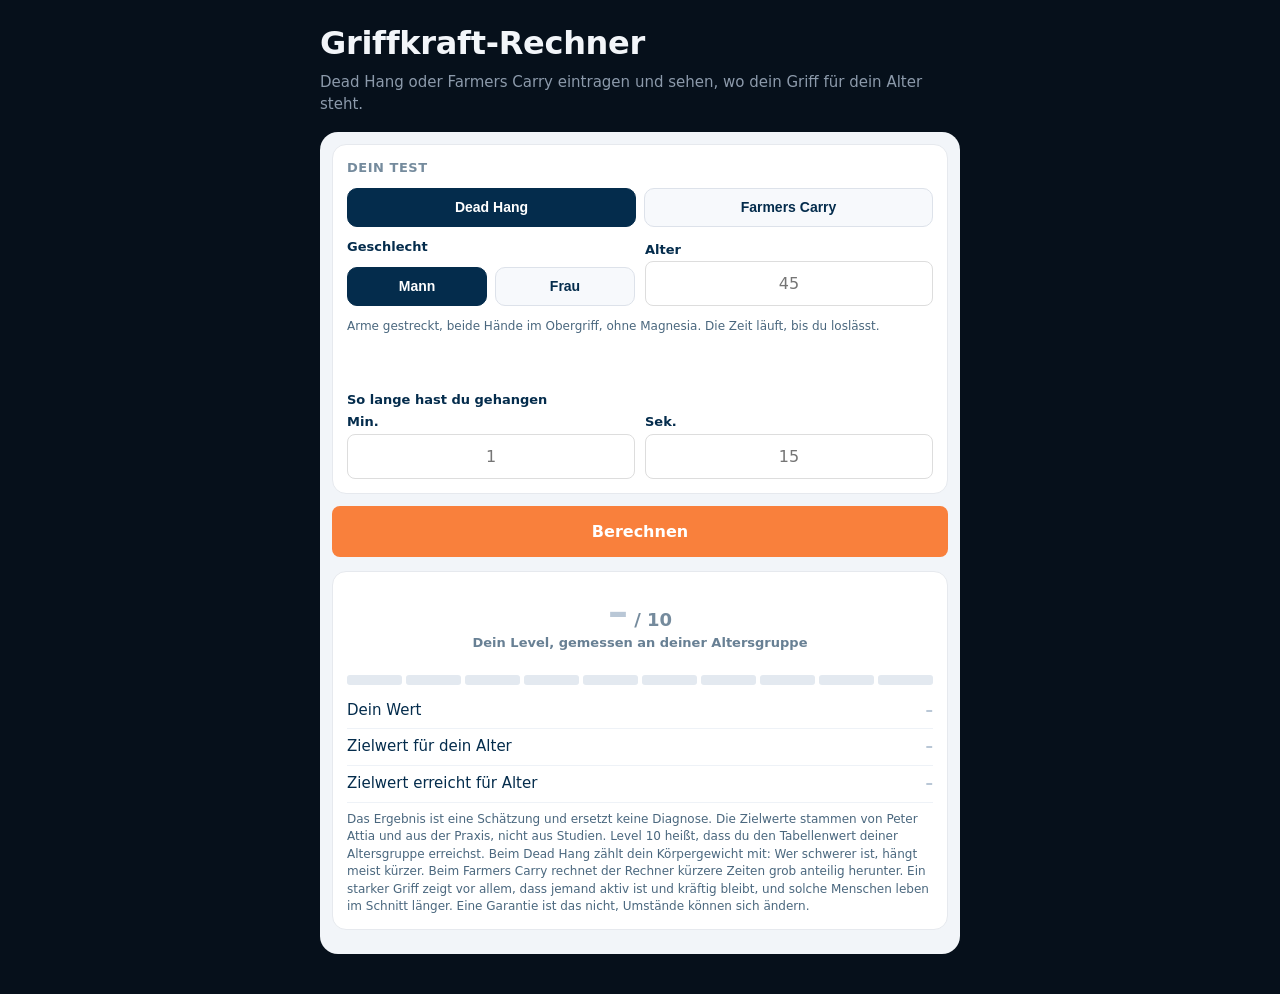
<file: griffkraft/index.html>
<!doctype html>
<html lang="de">
<head>
<meta charset="utf-8">
<meta name="viewport" content="width=device-width, initial-scale=1">
<title>Griffkraft-Rechner: Dead Hang und Farmers Carry | TrainLogic</title>
<meta name="description" content="Griffkraft selbst testen: Dead-Hang-Zeit oder Farmers Carry eintragen und sehen, welches Level du für dein Alter erreichst.">
<!-- Eingebettet im Blogartikel "Was die Griffkraft mit Altern zu tun hat".
     Solange der Artikel nicht live ist, steht keine canonical-Adresse hier;
     noindex, damit die nackte Rechnerseite nicht statt des Artikels rankt. -->
<meta name="robots" content="noindex">
<link rel="stylesheet" href="../css/nutrition.css?v=edfd0b34">
<link rel="stylesheet" href="../gemeinsam.css?v=3c61e44a">
<script>
  if (/[?&]eingebettet\b/.test(location.search)) document.documentElement.classList.add("eingebettet");
</script>
<style>
  /* Zwei Knoepfe/Felder je Zeile; nutrition.css gibt jedem Knopf
     min-width:90px, im Raster zaehlt aber die Spalte (vgl. Lauf-Rechner). */
  .gr-wahl{display:grid;grid-template-columns:repeat(2,minmax(0,1fr))}
  .gr-wahl button{min-width:0;padding-left:4px;padding-right:4px}
  .gr-zwei{display:grid;grid-template-columns:repeat(2,minmax(0,1fr));gap:10px;align-items:end}
  .gr-zwei input{text-align:center}
  .gr-ausfuehrung{margin:0;min-height:62px}
  .gr-von{font-size:.45em;font-weight:700;color:rgba(4,44,76,.55)}
  .gr-balken{display:grid;grid-template-columns:repeat(10,1fr);gap:4px;margin:12px 0 8px}
  .gr-balken i{display:block;height:10px;border-radius:3px;background:#e3e9f0}
  .gr-balken i.an{background:#f9803c}
  .gr-zeile{display:flex;justify-content:space-between;align-items:baseline;gap:10px;padding:7px 0;border-bottom:1px solid #eef2f7;font-size:15px}
  .gr-zeile span{min-width:0}
  .gr-zeile b{white-space:nowrap;font-variant-numeric:tabular-nums}
</style>
</head>
<body>
<main class="seite">
  <h1>Griffkraft-Rechner</h1>
  <p class="unter">Dead Hang oder Farmers Carry eintragen und sehen, wo dein Griff für dein Alter steht.</p>

  <div id="rechner" class="flaeche"></div>
</main>
<script src="griffkraft.js?v=7fd147e7"></script>
</body>
</html>
</file>
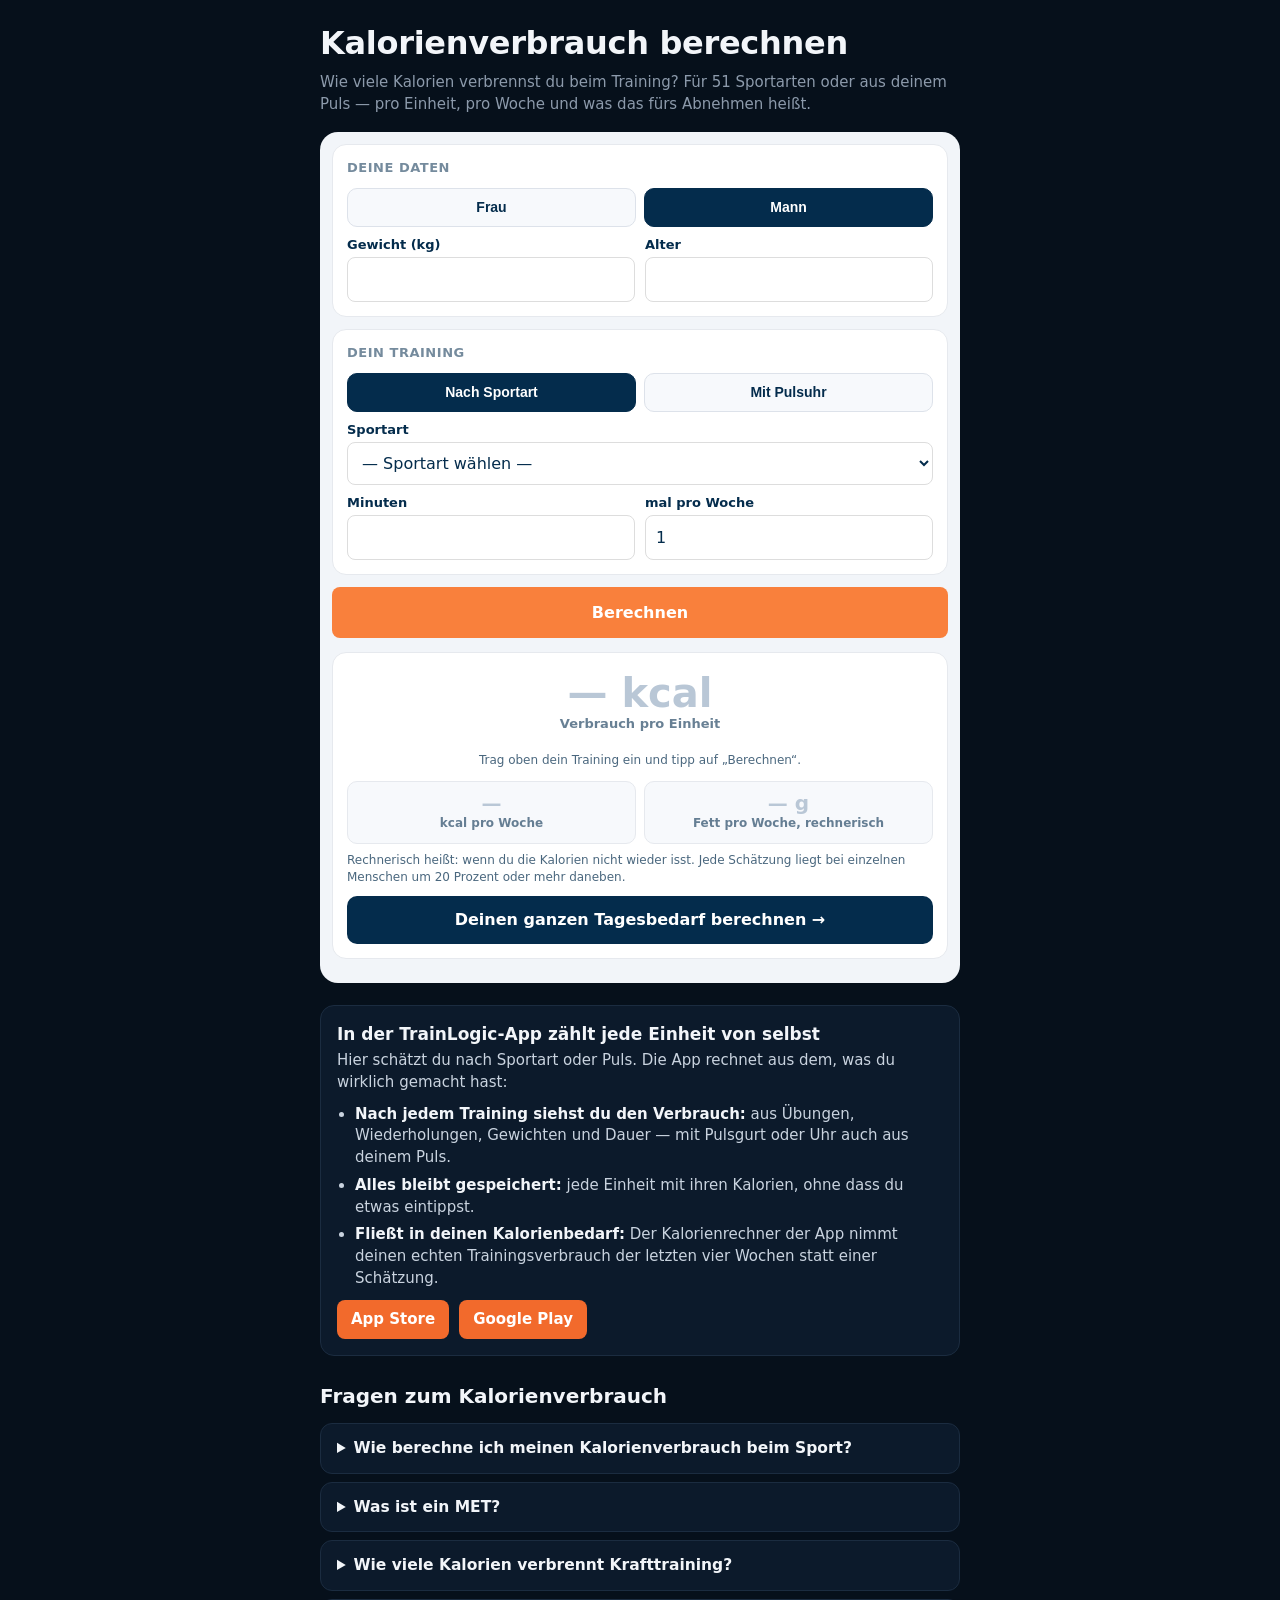
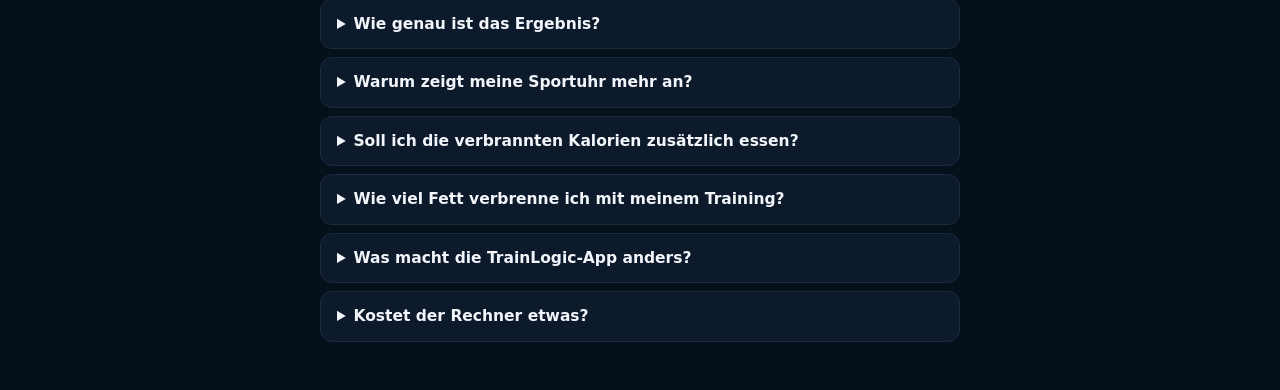
<file: kalorienverbrauch/index.html>
<!doctype html>
<html lang="de">
<head>
<meta charset="utf-8">
<meta name="viewport" content="width=device-width, initial-scale=1">
<title>Kalorienverbrauch berechnen – beim Sport und Training | TrainLogic</title>
<meta name="description" content="Kalorienverbrauch beim Sport kostenlos berechnen: für 51 Sportarten oder mit deinem Puls – pro Einheit, pro Woche und was das fürs Abnehmen bedeutet.">
<!-- Eingebettet auf fitnessdoneright.de unter Tools; das ist das Original fuer Suchmaschinen. -->
<link rel="canonical" href="https://www.fitnessdoneright.de/kalorienverbrauch-rechner">
<link rel="stylesheet" href="../css/nutrition.css?v=edfd0b34">
<link rel="stylesheet" href="../gemeinsam.css?v=3c61e44a">
<script>
  if (/[?&]eingebettet\b/.test(location.search)) document.documentElement.classList.add("eingebettet");
</script>
</head>
<body>
<main class="seite">
  <h1>Kalorienverbrauch berechnen</h1>
  <p class="unter">Wie viele Kalorien verbrennst du beim Training? Für 51 Sportarten oder aus deinem Puls — pro Einheit, pro Woche und was das fürs Abnehmen heißt.</p>

  <div id="rechner" class="flaeche"></div>

  <div class="app">
    <b>In der TrainLogic-App zählt jede Einheit von selbst</b>
    Hier schätzt du nach Sportart oder Puls. Die App rechnet aus dem, was du wirklich gemacht hast:
    <ul>
      <li><span>Nach jedem Training siehst du den Verbrauch:</span> aus Übungen, Wiederholungen, Gewichten und Dauer — mit Pulsgurt oder Uhr auch aus deinem Puls.</li>
      <li><span>Alles bleibt gespeichert:</span> jede Einheit mit ihren Kalorien, ohne dass du etwas eintippst.</li>
      <li><span>Fließt in deinen Kalorienbedarf:</span> Der Kalorienrechner der App nimmt deinen echten Trainingsverbrauch der letzten vier Wochen statt einer Schätzung.</li>
    </ul>
    <div class="links">
      <a href="https://apps.apple.com/app/id6801099302" target="_blank" rel="noopener">App Store</a>
      <a href="https://play.google.com/store/apps/details?id=com.benja.trainlogic" target="_blank" rel="noopener">Google Play</a>
    </div>
  </div>

  <section class="faq">
    <h2>Fragen zum Kalorienverbrauch</h2>
    <details><summary>Wie berechne ich meinen Kalorienverbrauch beim Sport?</summary><p>Wähl deine Sportart, trag Gewicht und Dauer ein und tipp auf „Berechnen“. Der Rechner multipliziert den MET-Wert der Sportart mit deinem Gewicht und der Dauer in Stunden. Mit einer Pulsuhr kannst du stattdessen deinen Durchschnittspuls eingeben.</p></details>
    <details><summary>Was ist ein MET?</summary><p>MET steht für metabolisches Äquivalent: 1 MET ist der Verbrauch in Ruhe, rund eine Kilokalorie je Kilogramm Körpergewicht und Stunde. Laufen mit 10 km/h hat 9,8 MET, verbraucht also knapp das Zehnfache. Die Werte stammen aus dem Compendium of Physical Activities, der Standardsammlung der Sportwissenschaft.</p></details>
    <details><summary>Wie viele Kalorien verbrennt Krafttraining?</summary><p>Weniger, als viele denken: Eine Stunde zügiges Krafttraining mit 5 MET kostet bei 80 kg rund 400 kcal, davon wären etwa 80 kcal auch in Ruhe angefallen. Ein intensives Zirkeltraining oder Metcon mit 8 MET bringt es in 20 Minuten auf gut 210 kcal. Krafttraining zahlt sich beim Abnehmen vor allem aus, weil es die Muskeln erhält.</p></details>
    <details><summary>Wie genau ist das Ergebnis?</summary><p>Jede Schätzung liegt bei einzelnen Menschen um 20 Prozent oder mehr daneben – je nach Technik, Tempo und Trainingszustand. Der Weg über den Puls ist bei Ausdauersport meist näher dran, bei Krafttraining eher nicht, weil der Puls dort weniger über den Verbrauch aussagt.</p></details>
    <details><summary>Warum zeigt meine Sportuhr mehr an?</summary><p>Sportuhren liegen beim Kalorienverbrauch oft deutlich daneben, in Untersuchungen um 20 Prozent und mehr, meist nach oben. Außerdem zählen viele Uhren den Grundumsatz der Trainingszeit mit. Der Rechner zeigt dir deshalb getrennt, was der Sport zusätzlich zur Ruhe verbraucht.</p></details>
    <details><summary>Soll ich die verbrannten Kalorien zusätzlich essen?</summary><p>Wer abnehmen will, sollte sie nicht einfach obendrauf essen. Besser ist, dein Training einmal im Kalorienrechner einzutragen: Dann steckt es schon in deinem Tagesbedarf, und nichts zählt doppelt.</p></details>
    <details><summary>Wie viel Fett verbrenne ich mit meinem Training?</summary><p>Rechnerisch entspricht ein Kilogramm Körperfett etwa 7.700 kcal. Der Rechner teilt deinen zusätzlichen Verbrauch pro Woche durch diese Zahl. Das gilt allerdings nur, wenn du die Kalorien nicht wieder isst – abgenommen wird am Esstisch, das Training sorgt dafür, dass es Fett ist und keine Muskeln.</p></details>
    <details><summary>Was macht die TrainLogic-App anders?</summary><p>Die App rechnet nach jeder Einheit aus, was du wirklich gemacht hast: aus Übungen, Wiederholungen, Gewichten und Dauer, mit Pulsgurt oder Uhr auch aus deinem Puls. Die Werte bleiben gespeichert und fließen in deinen Kalorienbedarf ein. Die App lädst du kostenlos für iPhone und Android.</p></details>
    <details><summary>Kostet der Rechner etwas?</summary><p>Nein. Er ist kostenlos und braucht keine Anmeldung. Deine Eingaben bleiben in deinem Browser, wir speichern nichts auf einem Server.</p></details>
  </section>
</main>
<script src="../js/nutrition-calc.js?v=d1ac0a3b"></script>
<script>window.NutritionToolWeb = true;</script>
<script src="../js/aktivitaet-katalog.js?v=8159ab10"></script>
<script src="../js/nutrition-tool.js?v=6a3d0499"></script>
<script src="../js/calorie-estimator.js?v=8962fb24"></script>
<script src="kalorienverbrauch.js?v=e0368eb4"></script>
</body>
</html>
</file>
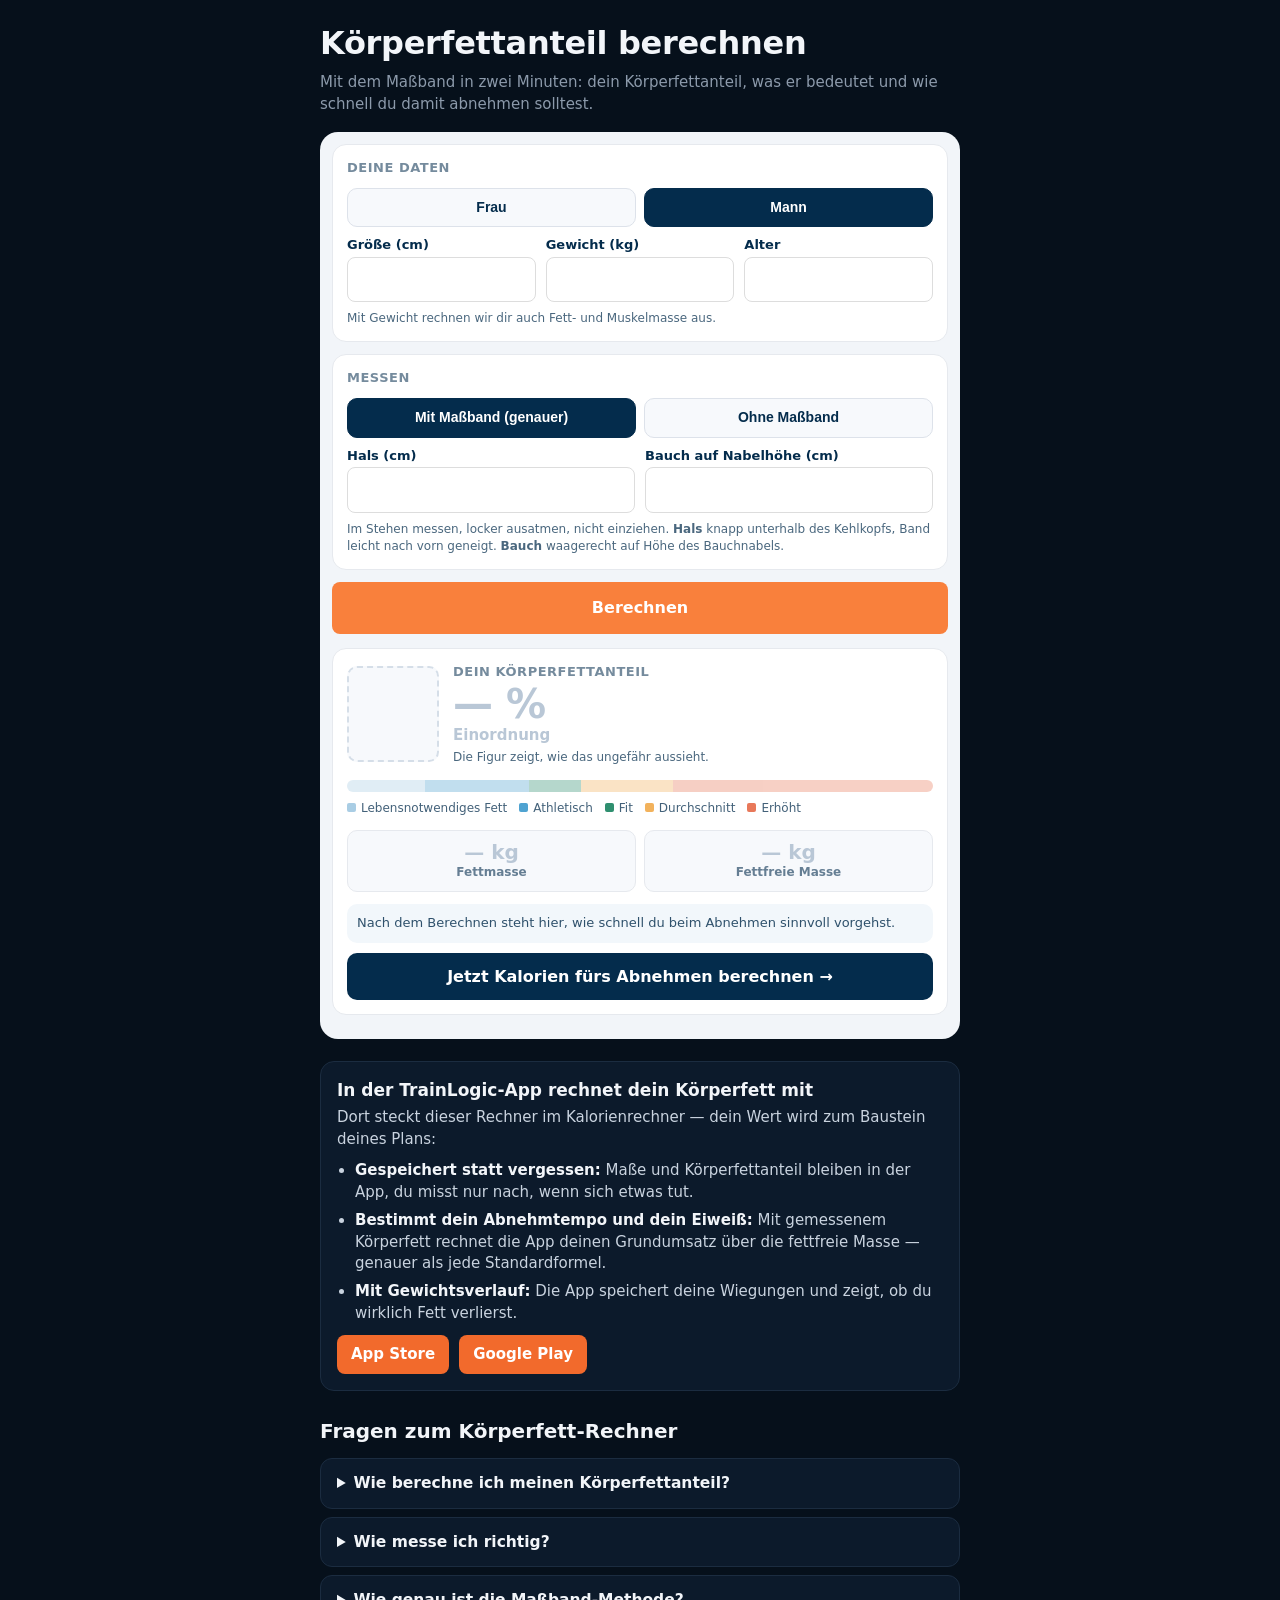
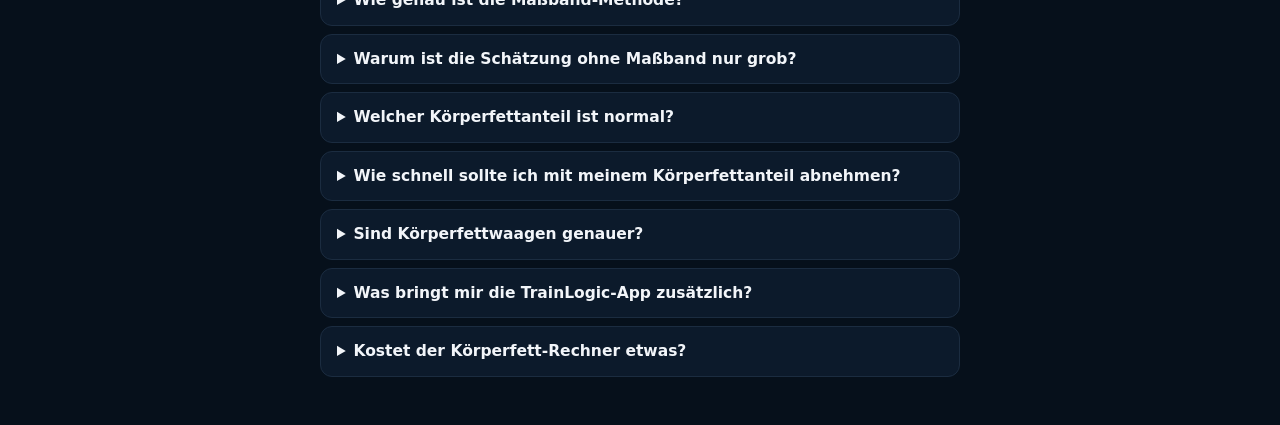
<file: koerperfett/index.html>
<!doctype html>
<html lang="de">
<head>
<meta charset="utf-8">
<meta name="viewport" content="width=device-width, initial-scale=1">
<title>Körperfettanteil berechnen – Körperfett-Rechner mit Maßband | TrainLogic</title>
<meta name="description" content="Körperfettanteil kostenlos berechnen: mit dem Maßband (Navy-Formel) oder grob aus dem BMI – mit Einordnung, Fett- und Muskelmasse und dem richtigen Tempo zum Abnehmen.">
<!-- Eingebettet auf fitnessdoneright.de unter Tools; das ist das Original fuer Suchmaschinen. -->
<link rel="canonical" href="https://www.fitnessdoneright.de/koerperfett-rechner">
<link rel="stylesheet" href="../css/nutrition.css?v=edfd0b34">
<link rel="stylesheet" href="../gemeinsam.css?v=3c61e44a">
<style>
  .kf-kopf{display:grid;grid-template-columns:92px minmax(0,1fr);gap:14px;align-items:center}
  .kf-bild{width:92px;height:auto;display:block;border-radius:10px;background:#f7f9fc}
  .kf-bild-leer{height:96px;border:2px dashed #d5dee8}
  .kf-wert{font-size:40px;font-weight:800;line-height:1.05;color:#042c4c;letter-spacing:-.5px}
  .kf-stufe{font-weight:700;font-size:15px}
  .kf-skala{position:relative;display:flex;height:12px;border-radius:6px;overflow:visible;margin-top:14px}
  .kf-skala span{height:100%}
  .kf-skala span:first-child{border-radius:6px 0 0 6px}
  .kf-skala span:last-of-type{border-radius:0 6px 6px 0}
  .kf-skala i{position:absolute;top:-5px;width:4px;height:22px;margin-left:-2px;border-radius:2px;background:#042c4c;box-shadow:0 0 0 2px #fff}
  .kf-legende{display:flex;flex-wrap:wrap;gap:4px 12px;margin-top:8px;font-size:12px;color:rgba(4,44,76,.75)}
  .kf-legende i{display:inline-block;width:9px;height:9px;border-radius:2px;margin-right:5px;vertical-align:0}
  .leer .kf-skala{opacity:.35}
</style>
<script>
  if (/[?&]eingebettet\b/.test(location.search)) document.documentElement.classList.add("eingebettet");
</script>
</head>
<body>
<main class="seite">
  <h1>Körperfettanteil berechnen</h1>
  <p class="unter">Mit dem Maßband in zwei Minuten: dein Körperfettanteil, was er bedeutet und wie schnell du damit abnehmen solltest.</p>

  <div id="rechner" class="flaeche"></div>

  <div class="app">
    <b>In der TrainLogic-App rechnet dein Körperfett mit</b>
    Dort steckt dieser Rechner im Kalorienrechner — dein Wert wird zum Baustein deines Plans:
    <ul>
      <li><span>Gespeichert statt vergessen:</span> Maße und Körperfettanteil bleiben in der App, du misst nur nach, wenn sich etwas tut.</li>
      <li><span>Bestimmt dein Abnehmtempo und dein Eiweiß:</span> Mit gemessenem Körperfett rechnet die App deinen Grundumsatz über die fettfreie Masse — genauer als jede Standardformel.</li>
      <li><span>Mit Gewichtsverlauf:</span> Die App speichert deine Wiegungen und zeigt, ob du wirklich Fett verlierst.</li>
    </ul>
    <div class="links">
      <a href="https://apps.apple.com/app/id6801099302" target="_blank" rel="noopener">App Store</a>
      <a href="https://play.google.com/store/apps/details?id=com.benja.trainlogic" target="_blank" rel="noopener">Google Play</a>
    </div>
  </div>

  <section class="faq">
    <h2>Fragen zum Körperfett-Rechner</h2>
    <details><summary>Wie berechne ich meinen Körperfettanteil?</summary><p>Am einfachsten mit einem Maßband: Größe, Hals und Bauchumfang eintragen, bei Frauen Hals, Taille und Hüfte. Der Rechner nutzt dafür die Navy-Formel, die die US-Marine für ihre Soldaten entwickelt hat. Ohne Maßband schätzt er grob aus Größe, Gewicht und Alter.</p></details>
    <details><summary>Wie messe ich richtig?</summary><p>Im Stehen, locker ausgeatmet und ohne den Bauch einzuziehen. Den Hals knapp unterhalb des Kehlkopfs messen, den Bauch waagerecht auf Nabelhöhe. Frauen messen die Taille an der schmalsten und die Hüfte an der breitesten Stelle. Am besten zweimal messen und den Mittelwert nehmen – immer zur selben Tageszeit.</p></details>
    <details><summary>Wie genau ist die Maßband-Methode?</summary><p>Für eine Methode ohne Geräte erstaunlich gut: Sie liegt meist wenige Prozentpunkte neben aufwendigen Messungen wie DEXA. Wichtiger als der genaue Wert ist der Verlauf – wer alle zwei bis vier Wochen gleich misst, sieht zuverlässig, ob Fett verschwindet.</p></details>
    <details><summary>Warum ist die Schätzung ohne Maßband nur grob?</summary><p>Sie rechnet mit dem BMI, also nur mit Größe und Gewicht. Ob das Gewicht Muskeln oder Fett sind, weiß die Formel nicht. Bei trainierten Menschen liegt sie deshalb meist zu hoch. Sie taugt als erster Anhaltspunkt, das Maßband ist die bessere Wahl.</p></details>
    <details><summary>Welcher Körperfettanteil ist normal?</summary><p>Nach den Werten des American Council on Exercise gelten bei Männern 14 bis 17 Prozent als fit und 18 bis 24 Prozent als Durchschnitt, bei Frauen 21 bis 24 Prozent als fit und 25 bis 31 Prozent als Durchschnitt. Frauen brauchen von Natur aus mehr Körperfett als Männer.</p></details>
    <details><summary>Wie schnell sollte ich mit meinem Körperfettanteil abnehmen?</summary><p>Je mehr Körperfett, desto schneller darf es gehen, ohne dass Muskeln verloren gehen. Der Rechner empfiehlt 0,3 bis 0,7 Prozent des Körpergewichts pro Woche: Männer unter 15 Prozent und Frauen unter 25 Prozent eher 0,3, bei viel Körperfett bis 0,7 Prozent.</p></details>
    <details><summary>Sind Körperfettwaagen genauer?</summary><p>Nicht unbedingt. Waagen mit Körperanalyse messen einen schwachen Strom durch den Körper, und das Ergebnis schwankt mit dem Wasserhaushalt – nach dem Training, dem Essen oder am Abend zeigt die Waage andere Werte. Für den Trend unter immer gleichen Bedingungen taugen sie, für einen einzelnen Wert ist das Maßband oft verlässlicher.</p></details>
    <details><summary>Was bringt mir die TrainLogic-App zusätzlich?</summary><p>In der App steckt dieser Rechner im Kalorienrechner. Deine Maße bleiben gespeichert, und mit gemessenem Körperfett rechnet die App deinen Grundumsatz über die fettfreie Masse, dein Abnehmtempo und deine Eiweißmenge. Dazu speichert sie deinen Gewichtsverlauf. Die App lädst du kostenlos für iPhone und Android.</p></details>
    <details><summary>Kostet der Körperfett-Rechner etwas?</summary><p>Nein. Er ist kostenlos und braucht keine Anmeldung. Deine Eingaben bleiben in deinem Browser, wir speichern nichts auf einem Server.</p></details>
  </section>
</main>
<script src="../js/nutrition-calc.js?v=d1ac0a3b"></script>
<script>window.NutritionToolWeb = true;</script>
<script src="../js/aktivitaet-katalog.js?v=8159ab10"></script>
<script src="../js/nutrition-tool.js?v=6a3d0499"></script>
<script src="koerperfett.js?v=d4be04e1"></script>
</body>
</html>
</file>
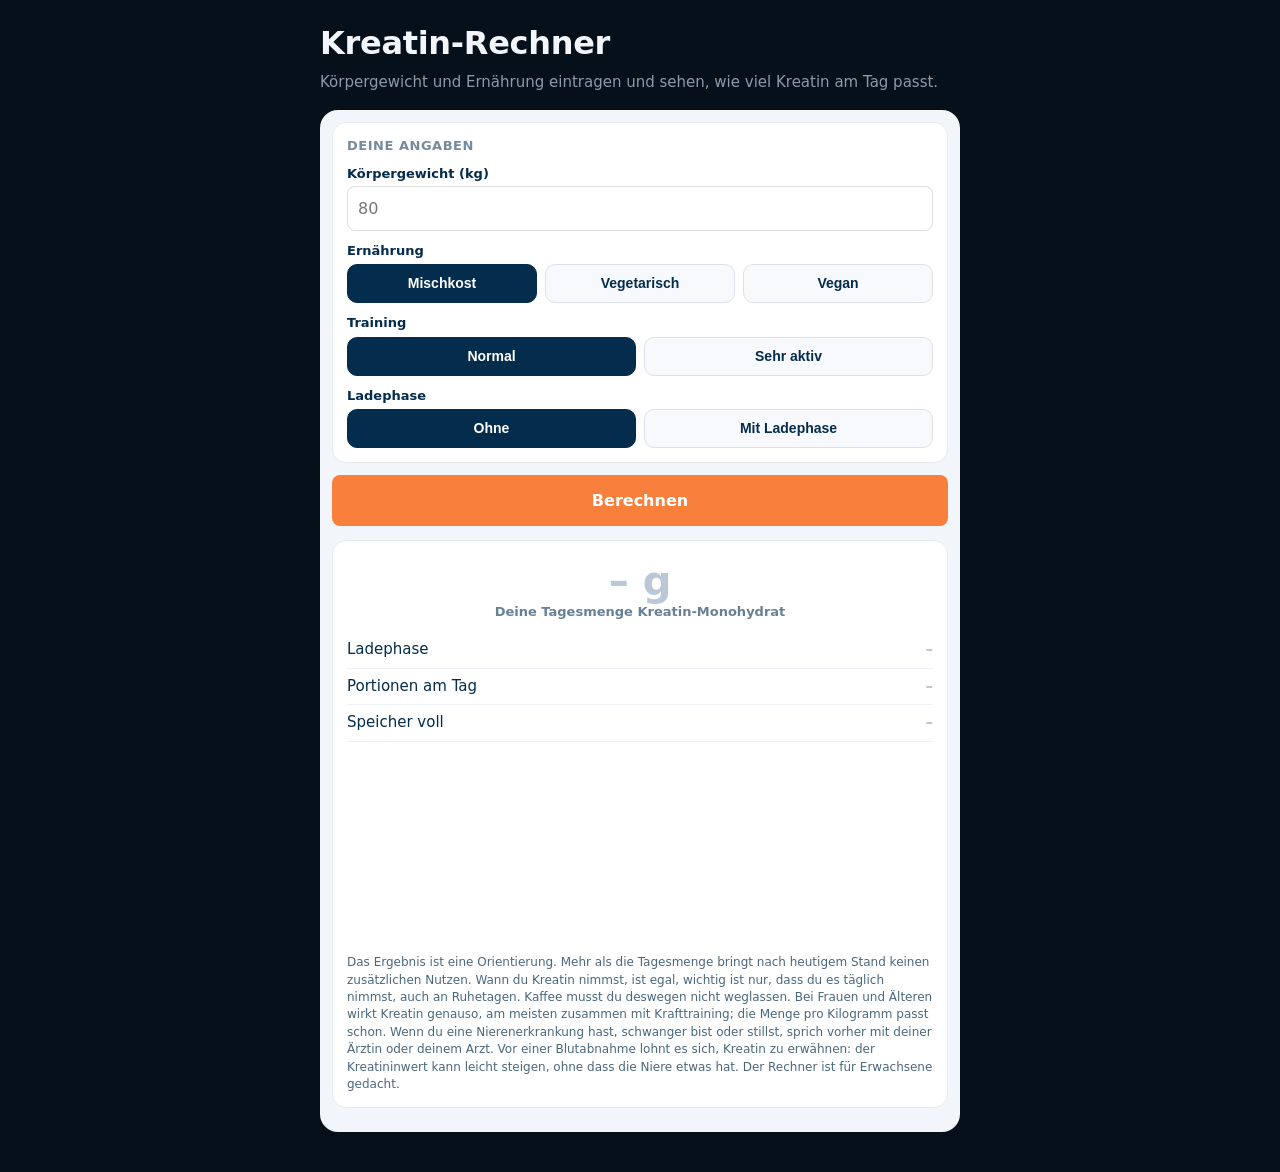
<file: kreatin/index.html>
<!doctype html>
<html lang="de">
<head>
<meta charset="utf-8">
<meta name="viewport" content="width=device-width, initial-scale=1">
<title>Kreatin-Rechner: Tagesmenge und Ladephase | TrainLogic</title>
<meta name="description" content="Kreatin-Rechner: Körpergewicht und Ernährung eintragen und sehen, wie viel Kreatin am Tag passt, mit oder ohne Ladephase.">
<!-- Eingebettet im Blogartikel "Kreatin richtig einnehmen". noindex, damit
     die nackte Rechnerseite nicht statt des Artikels rankt (wie Griffkraft). -->
<meta name="robots" content="noindex">
<link rel="stylesheet" href="../css/nutrition.css?v=edfd0b34">
<link rel="stylesheet" href="../gemeinsam.css?v=3c61e44a">
<script>
  if (/[?&]eingebettet\b/.test(location.search)) document.documentElement.classList.add("eingebettet");
</script>
<style>
  /* nutrition.css gibt jedem Knopf min-width:90px, im Raster zaehlt aber
     die Spalte (vgl. Lauf- und Griffkraft-Rechner). */
  .kr-wahl{display:grid}
  .kr-2{grid-template-columns:repeat(2,minmax(0,1fr))}
  .kr-3{grid-template-columns:repeat(3,minmax(0,1fr))}
  .kr-wahl button{min-width:0;padding-left:4px;padding-right:4px;hyphens:manual;-webkit-hyphens:manual;line-height:1.2}
  .kr-zeile{display:flex;justify-content:space-between;align-items:baseline;gap:10px;padding:7px 0;border-bottom:1px solid #eef2f7;font-size:15px}
  .kr-zeile span{min-width:0}
  .kr-zeile b{white-space:nowrap;font-variant-numeric:tabular-nums}
  .kr-text{margin:10px 0 0;font-size:15px;min-height:1.45em}
  .kr-platz{visibility:hidden}
</style>
</head>
<body>
<main class="seite">
  <h1>Kreatin-Rechner</h1>
  <p class="unter">Körpergewicht und Ernährung eintragen und sehen, wie viel Kreatin am Tag passt.</p>

  <div id="rechner" class="flaeche"></div>
</main>
<script src="kreatin.js?v=900c19ac"></script>
</body>
</html>
</file>
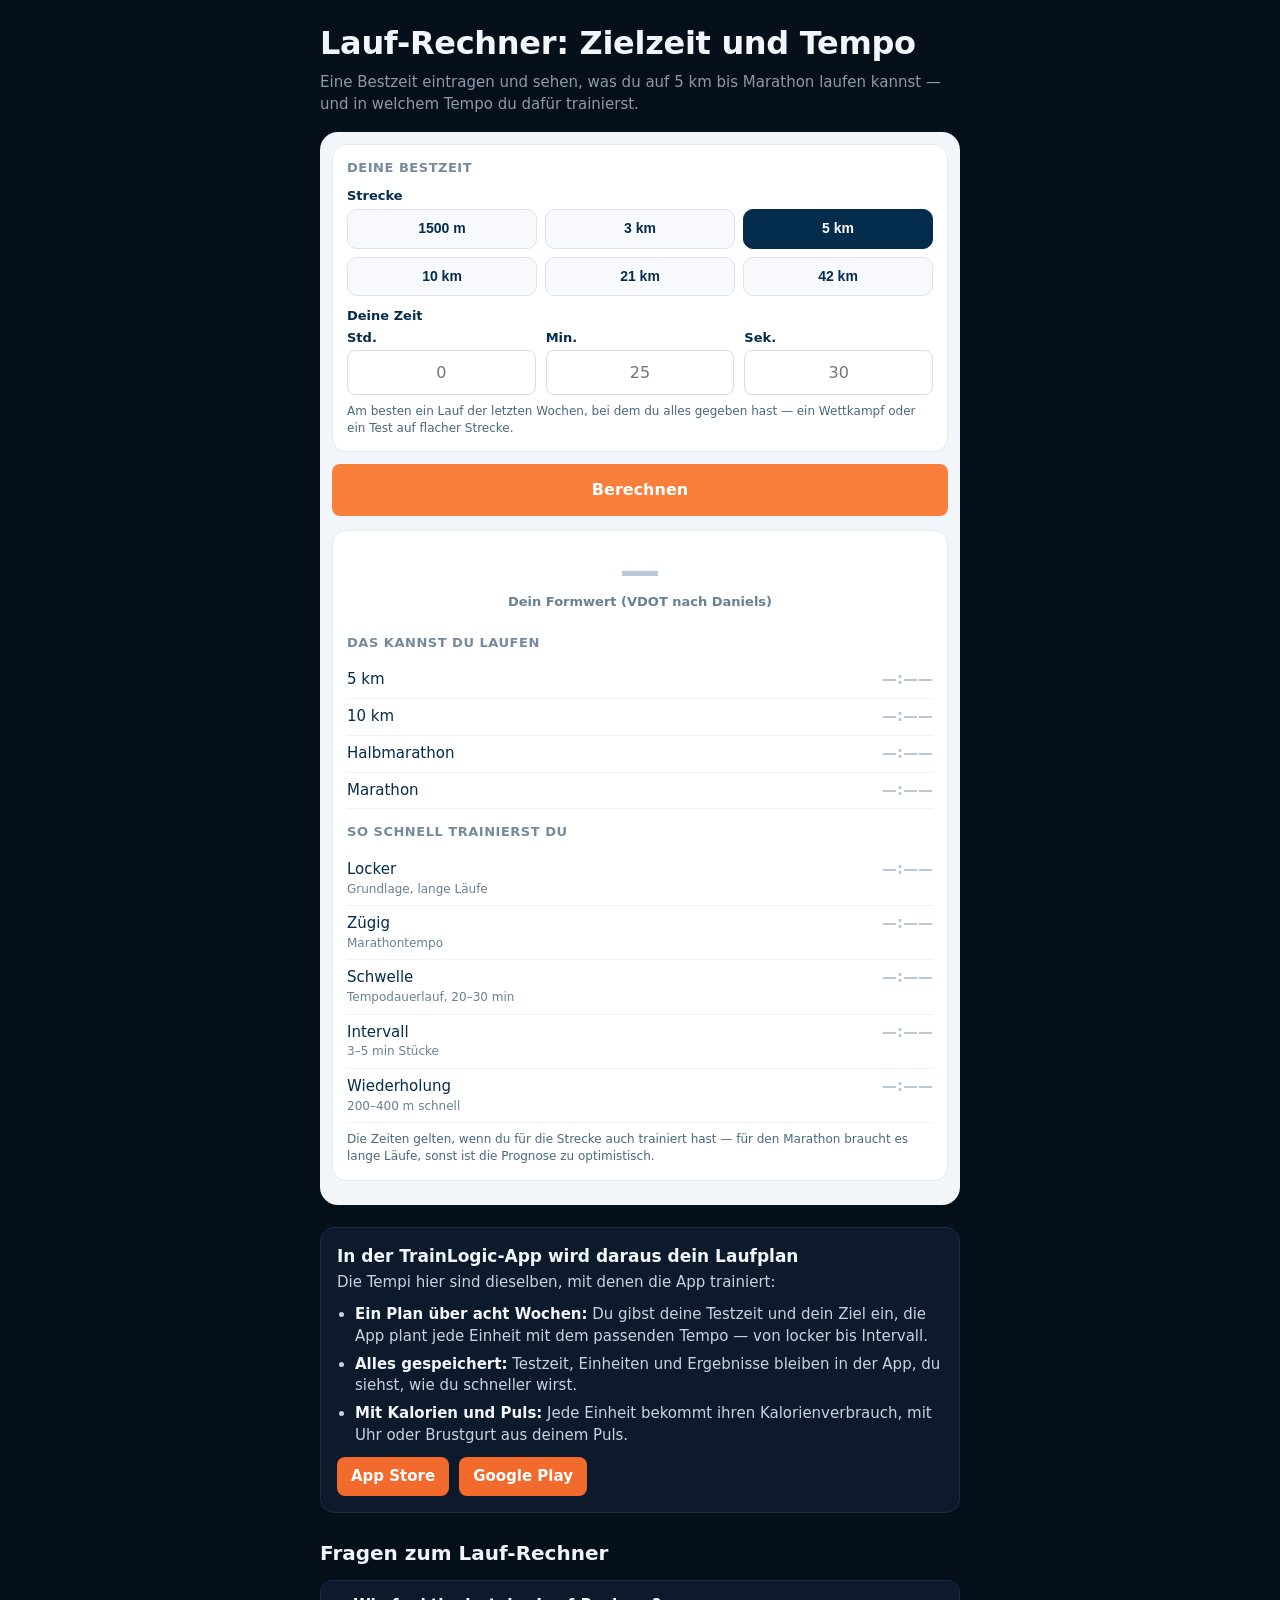
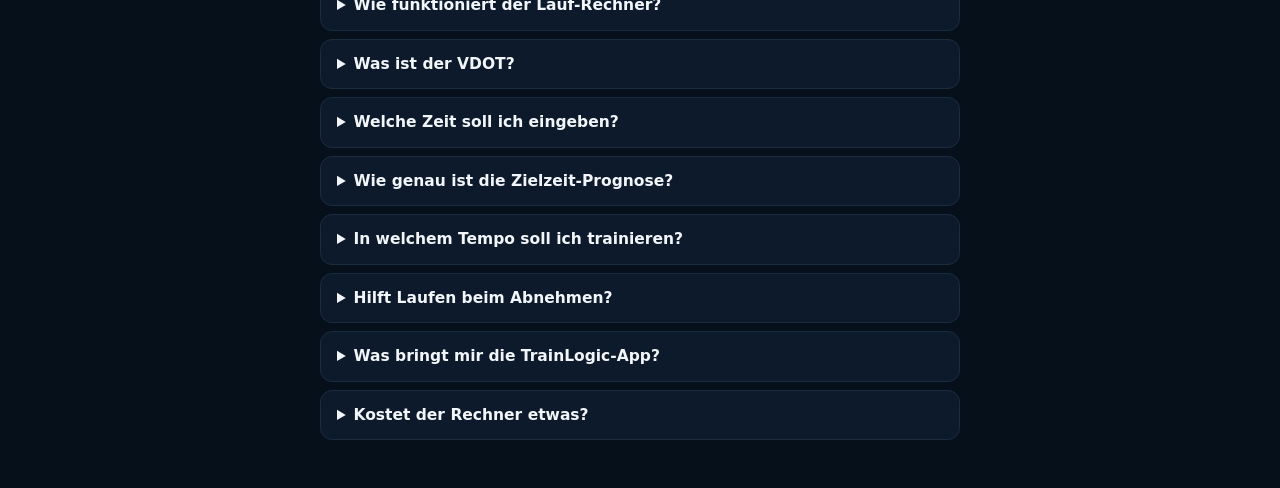
<file: lauf/index.html>
<!doctype html>
<html lang="de">
<head>
<meta charset="utf-8">
<meta name="viewport" content="width=device-width, initial-scale=1">
<title>Lauf-Rechner: Zielzeit und Trainingstempo berechnen (Pace) | TrainLogic</title>
<meta name="description" content="Pace-Rechner fürs Laufen: Aus einer Bestzeit deine Zielzeit für 5 km, 10 km, Halbmarathon und Marathon und die richtigen Trainingstempi nach Daniels – kostenlos.">
<!-- Eingebettet auf fitnessdoneright.de unter Tools; das ist das Original fuer Suchmaschinen. -->
<link rel="canonical" href="https://www.fitnessdoneright.de/lauf-rechner">
<link rel="stylesheet" href="../css/nutrition.css?v=edfd0b34">
<link rel="stylesheet" href="../gemeinsam.css?v=3c61e44a">
<script>
  if (/[?&]eingebettet\b/.test(location.search)) document.documentElement.classList.add("eingebettet");
</script>
<style>
  /* Drei Knoepfe je Zeile. nutrition.css gibt jedem Knopf min-width:90px —
     bei 320 px Breite ist eine Spalte aber nur ~76 px, die Knoepfe liefen
     uebereinander (Benjamin, 30.09.2026). Im Raster zaehlt die Spalte. */
  .lauf-strecken{display:grid;grid-template-columns:repeat(3,minmax(0,1fr))}
  .lauf-strecken button{min-width:0;padding-left:4px;padding-right:4px}
  .lauf-zeit{display:grid;grid-template-columns:repeat(3,minmax(0,1fr));gap:10px}
  .lauf-zeit input{text-align:center}
  .lauf-zeile{display:flex;justify-content:space-between;align-items:baseline;gap:10px;padding:7px 0;border-bottom:1px solid #eef2f7;font-size:15px}
  .lauf-zeile:last-of-type{border-bottom:0}
  .lauf-zeile span{min-width:0}
  .lauf-zeile small{display:block;font-size:12px;color:rgba(4,44,76,.6)}
  .lauf-zeile em{font-style:normal;font-size:11px;color:#f26a2c;font-weight:700;margin-left:4px}
  .lauf-zeile b{white-space:nowrap;font-variant-numeric:tabular-nums}
</style>
</head>
<body>
<main class="seite">
  <h1>Lauf-Rechner: Zielzeit und Tempo</h1>
  <p class="unter">Eine Bestzeit eintragen und sehen, was du auf 5 km bis Marathon laufen kannst — und in welchem Tempo du dafür trainierst.</p>

  <div id="rechner" class="flaeche"></div>

  <div class="app">
    <b>In der TrainLogic-App wird daraus dein Laufplan</b>
    Die Tempi hier sind dieselben, mit denen die App trainiert:
    <ul>
      <li><span>Ein Plan über acht Wochen:</span> Du gibst deine Testzeit und dein Ziel ein, die App plant jede Einheit mit dem passenden Tempo — von locker bis Intervall.</li>
      <li><span>Alles gespeichert:</span> Testzeit, Einheiten und Ergebnisse bleiben in der App, du siehst, wie du schneller wirst.</li>
      <li><span>Mit Kalorien und Puls:</span> Jede Einheit bekommt ihren Kalorienverbrauch, mit Uhr oder Brustgurt aus deinem Puls.</li>
    </ul>
    <div class="links">
      <a href="https://apps.apple.com/app/id6801099302" target="_blank" rel="noopener">App Store</a>
      <a href="https://play.google.com/store/apps/details?id=com.benja.trainlogic" target="_blank" rel="noopener">Google Play</a>
    </div>
  </div>

  <section class="faq">
    <h2>Fragen zum Lauf-Rechner</h2>
    <details><summary>Wie funktioniert der Lauf-Rechner?</summary><p>Du trägst eine Strecke und deine Zeit ein, am besten aus einem Wettkampf oder einem Test, bei dem du alles gegeben hast. Daraus berechnet der Rechner deinen Formwert, deine möglichen Zeiten auf 5 km bis Marathon und das Tempo für jede Trainingsart.</p></details>
    <details><summary>Was ist der VDOT?</summary><p>Der VDOT ist ein Formwert, den der Lauftrainer Jack Daniels entwickelt hat. Er beschreibt, wie viel Sauerstoff du beim Laufen effektiv nutzt, und wird aus einer einzigen Wettkampfzeit berechnet. Je höher der Wert, desto schneller läufst du. Aus ihm leiten sich die Trainingstempi ab.</p></details>
    <details><summary>Welche Zeit soll ich eingeben?</summary><p>Eine aktuelle Zeit, bei der du wirklich am Limit warst, auf flacher Strecke. Ideal ist ein 5-km-Lauf. Die Formeln gelten für Läufe zwischen 3 und 120 Minuten – ein gemütlicher Lauf oder eine alte Bestzeit von vor Jahren verfälscht das Ergebnis.</p></details>
    <details><summary>Wie genau ist die Zielzeit-Prognose?</summary><p>Die Zielzeiten rechnen mit der Formel von Peter Riegel und stimmen gut, wenn du für die Strecke auch trainiert hast. Für Halbmarathon und Marathon braucht es lange Läufe – wer nur kurze Strecken läuft, bekommt eine zu optimistische Prognose.</p></details>
    <details><summary>In welchem Tempo soll ich trainieren?</summary><p>Die meiste Zeit locker: Das lockere Tempo baut die Grundlage auf, und hier machen viele Läufer den Fehler, zu schnell zu laufen. Dazu kommen wenige harte Einheiten: Schwellenläufe über 20 bis 30 Minuten, Intervalle über 3 bis 5 Minuten und kurze schnelle Wiederholungen. Der Rechner zeigt jedes Tempo als Spanne, weil es auf die Sekunde nicht ankommt.</p></details>
    <details><summary>Hilft Laufen beim Abnehmen?</summary><p>Laufen verbraucht viel Energie: Bei 80 kg kosten 30 Minuten mit 10 km/h rund 390 kcal. Wie viel es bei dir ist, zeigt der Kalorienverbrauch-Rechner, deinen ganzen Tagesbedarf der Kalorienrechner. Abgenommen wird trotzdem vor allem über das Essen.</p></details>
    <details><summary>Was bringt mir die TrainLogic-App?</summary><p>Die App baut dir aus deiner Testzeit einen Laufplan über acht Wochen und gibt jeder Einheit das passende Tempo – dieselben Tempi wie hier. Testzeit, Einheiten und Ergebnisse bleiben gespeichert, und jede Einheit bekommt ihren Kalorienverbrauch. Die App lädst du kostenlos für iPhone und Android.</p></details>
    <details><summary>Kostet der Rechner etwas?</summary><p>Nein. Er ist kostenlos und braucht keine Anmeldung. Deine Eingaben bleiben in deinem Browser, wir speichern nichts auf einem Server.</p></details>
  </section>
</main>
<script src="../js/plan-vdot.js?v=ef81c39a"></script>
<script src="lauf.js?v=e09cef65"></script>
</body>
</html>
</file>
<file: css/nutrition.css>
/* Kalorienrechner (js/nutrition-tool.js, Rechnung in js/nutrition-calc.js).
   Alles unter .nut- gescopet, damit nichts in die bestehenden Overlays
   ausblutet — dieselbe Trennung wie bei t2b-lernen.css und share-card.css. */

.nut-card {
  background: #fff;
  border: 1px solid #e6e9ee;
  border-radius: 14px;
  padding: 14px;
  margin-bottom: 12px;
}

.nut-card-title {
  font-size: 13px;
  font-weight: 800;
  letter-spacing: .04em;
  text-transform: uppercase;
  color: rgba(4, 44, 76, .55);
  margin-bottom: 10px;
}

.nut-row {
  display: grid;
  grid-template-columns: repeat(auto-fit, minmax(110px, 1fr));
  gap: 10px;
}

/* Der Knopf neben einem Eingabefeld. Er bringt aus style.css zwei Werte mit,
   die in dieser Zeile beide nicht stimmen:

   `width: 200px` — am 22.08.2026 am iPhone gemessen lief "Eintragen" in einer
   316px breiten Zeile von 212 bis 412, also 47px ueber die Karte hinaus und
   bis 2px vor den Bildschirmrand. Diese 47px reichte `.nut-card` an
   `#nutritionBody` weiter und waren der Grund, warum sich der Rechner
   seitlich schieben liess. In der Zeile zaehlt die Spaltenbreite.

   `padding: 14px` als Hoehenquelle — der Knopf wurde damit 42px hoch, das
   Feld daneben nur 36px. Unten waren beide buendig, oben stand der Knopf 6px
   darueber. Eine gesetzte Hoehe loest das NICHT: am iPhone ist das Feld 36px
   hoch, in Playwright-WebKit 35 — je nach Schriftrendering. Deshalb steht der
   Knopf in einer Spalte mit demselben Aufbau wie das Feld und waechst per
   `flex: 1` in den Platz unter der Beschriftung. Er erbt die Hoehe, statt sie
   zu raten. Der Flexkasten zentriert die Beschriftung darin — mit dem alten
   padding sass "Eintragen" 15px unter der Ober- und 7px ueber der
   Unterkante, also 8px zu tief. */
.nut-row .secondary-btn {
  width: 100%;
  flex: 1 1 auto;
  display: flex;
  align-items: center;
  justify-content: center;
  padding: 0 14px;
}

/* Die Spalte des Knopfes. Ihre Beschriftung ist leer und traegt nur dazu bei,
   dass beide Spalten dieselbe Hoehe und denselben Aufbau haben. */
.nut-knopfspalte {
  min-width: 0;
}

.nut-knopfspalte > label::after {
  content: "\00a0";
}

/* Nur vertikal. Das seitliche Nachfedern kam zwar von dem Knopf oben und ist
   damit an der Wurzel behoben — aber ein einzelnes zu breites Kind reicht,
   damit es wiederkommt, und am Geraet faellt es sofort unangenehm auf.
   Bewusst NICHT `overflow-x: hidden`: das wuerde einen kuenftigen Ueberlauf
   stillschweigend abschneiden, statt ihn zu zeigen. Dafuer gibt es einen
   Test, der auf zu breite Elemente anschlaegt. */
#nutritionBody { overscroll-behavior-x: none; }

/* Auswahl in einer Zeile — Geschlecht, Weg zum Koerperfettanteil, Ziel.
   Bewusst Knoepfe statt eines Auswahlfelds: drei Moeglichkeiten, die man
   alle gleichzeitig sehen soll, und ein Fingertipp statt zweier. */
.nut-choice {
  display: flex;
  gap: 8px;
  flex-wrap: wrap;
}

.nut-choice button {
  flex: 1 1 0;
  min-width: 90px;
  padding: 10px 8px;
  border: 1px solid #dde2ea;
  border-radius: 10px;
  background: #f7f9fc;
  color: #042c4c;
  font-size: 14px;
  font-weight: 700;
  line-height: 1.25;
  cursor: pointer;
}

.nut-choice button[aria-pressed="true"] {
  background: #042c4c;
  border-color: #042c4c;
  color: #fff;
}

/* Die Bilderleiter. Drei Spalten wie in der Vorlage; auf schmalen Geraeten
   bleibt es bei dreien, weil die Reihenfolge sonst zerfaellt. */
.nut-kfa-grid {
  display: grid;
  grid-template-columns: repeat(3, minmax(0, 1fr));
  gap: 8px;
}

.nut-kfa-grid button {
  padding: 6px 4px 8px;
  border: 1px solid #dde2ea;
  border-radius: 12px;
  background: #f7f9fc;
  cursor: pointer;
  display: flex;
  flex-direction: column;
  align-items: center;
  gap: 4px;
}

.nut-kfa-grid button[aria-pressed="true"] {
  border-color: #042c4c;
  background: #eaf1f8;
  box-shadow: inset 0 0 0 1px #042c4c;
}

.nut-kfa-grid img {
  width: 100%;
  height: auto;
  display: block;
}

.nut-kfa-grid span {
  font-size: 12px;
  font-weight: 800;
  color: #042c4c;
}

/* Eine Zeile der Aktivitaetenliste. Abgesetzt, damit bei mehreren Zeilen
   erkennbar bleibt, was zusammengehoert. */
.nut-aktivitaet {
  border: 1px solid #e6e9ee;
  border-radius: 12px;
  padding: 10px;
  margin-bottom: 8px;
  background: #fbfcfe;
}

.nut-aktivitaet select {
  padding: 10px;
  border-radius: 8px;
  border: 1px solid #ddd;
  background: #fff;
  color: #042c4c;
  font: inherit;
  font-size: 15px;
  width: 100%;
}

.nut-aktivitaet .nut-row { margin-top: 8px; }

.nut-weg {
  margin-top: 8px;
  border: none;
  background: none;
  color: rgba(4, 44, 76, .6);
  font: inherit;
  font-size: 13px;
  text-decoration: underline;
  padding: 2px 0;
  cursor: pointer;
}

.nut-hinweis {
  font-size: 12px;
  line-height: 1.45;
  color: rgba(4, 44, 76, .72);
  margin-top: 8px;
}

/* Ergebnis */
.nut-ziel {
  text-align: center;
  padding: 4px 0 10px;
}

.nut-ziel-wert {
  font-size: 40px;
  font-weight: 800;
  color: #042c4c;
  line-height: 1.1;
}

.nut-ziel-label {
  font-size: 13px;
  font-weight: 600;
  color: rgba(4, 44, 76, .6);
}

/* Die Aufteilung des Umsatzes als ein Balken. Ein Balken statt vier Zahlen,
   weil hier das VERHAELTNIS die Aussage ist: wer sieht, dass sein Training
   nur ein Sechstel ausmacht, versteht, warum eine Einheit mehr das Essen
   nicht umwirft. */
.nut-balken {
  display: flex;
  height: 12px;
  border-radius: 6px;
  overflow: hidden;
  margin: 10px 0 8px;
  background: #eef2f7;
}

.nut-balken > span { display: block; height: 100%; }
.nut-balken .nut-gu { background: #042c4c; }
.nut-balken .nut-neat { background: #2f6f9f; }
.nut-balken .nut-training { background: #4fa3d1; }
.nut-balken .nut-tef { background: #a9cde4; }

.nut-legende {
  display: grid;
  grid-template-columns: repeat(auto-fit, minmax(130px, 1fr));
  gap: 6px 12px;
  font-size: 13px;
  color: #042c4c;
}

.nut-legende div {
  display: flex;
  align-items: center;
  gap: 7px;
}

.nut-legende i {
  width: 10px;
  height: 10px;
  border-radius: 3px;
  flex: 0 0 auto;
}

.nut-legende b { margin-left: auto; font-variant-numeric: tabular-nums; }

.nut-makros {
  display: grid;
  grid-template-columns: repeat(3, minmax(0, 1fr));
  gap: 8px;
  margin-top: 4px;
}

.nut-makro {
  background: #f7f9fc;
  border: 1px solid #e6e9ee;
  border-radius: 10px;
  padding: 10px 4px;
  text-align: center;
}

.nut-makro-wert {
  font-size: 20px;
  font-weight: 800;
  color: #042c4c;
  line-height: 1.15;
}

.nut-makro-name {
  font-size: 12px;
  font-weight: 600;
  color: rgba(4, 44, 76, .6);
  /* Drei Kacheln nebeneinander, und "Kohlenhydrate" ist das laengste Wort
     der App ohne Trennmoeglichkeit. Auf Benjamins 414px breitem iPhone passt
     es; im Test mit schmalerem Fenster stand es 8px ueber der Kachel. Auf
     einem 375er oder 320er Geraet waere das sichtbar gewesen. `lang="de"`
     steht am html-Element, damit trennt WebKit an der richtigen Stelle. */
  hyphens: auto;
  overflow-wrap: break-word;
}

/* Hinweise. Sie sind kein Kleingedrucktes: jeder einzelne benennt eine
   Schaetzung, die im Ergebnis steckt. */
.nut-notizen {
  list-style: none;
  margin: 0;
  padding: 0;
}

.nut-notizen li {
  position: relative;
  padding-left: 18px;
  margin-bottom: 8px;
  font-size: 13px;
  line-height: 1.45;
  color: rgba(4, 44, 76, .82);
}

.nut-notizen li::before {
  content: "";
  position: absolute;
  left: 4px;
  top: 7px;
  width: 6px;
  height: 6px;
  border-radius: 50%;
  background: #4fa3d1;
}

/* Herkunft der Zeichnungen. Leiser als ein Hinweis, aber sichtbar: es soll
   niemand fuer Fotos halten, was ein Bildmodell gezeichnet hat. */
.nut-quelle {
  font-size: 11px;
  line-height: 1.4;
  color: rgba(4, 44, 76, .5);
  margin-top: 6px;
}

.nut-check {
  display: flex;
  align-items: flex-start;
  gap: 9px;
  font-size: 14px;
  color: #042c4c;
  line-height: 1.35;
  cursor: pointer;
}

.nut-check input { margin-top: 2px; flex: 0 0 auto; }

.nut-gefunden {
  font-size: 13px;
  line-height: 1.45;
  color: rgba(4, 44, 76, .82);
  background: #f2f7fb;
  border-radius: 10px;
  padding: 10px;
}

/* Der Gewichtsverlauf als Bild. Das SVG hat `preserveAspectRatio="none"` und
   fuellt die Kartenbreite — die Zeitachse darf sich strecken, die Werteachse
   ist ueber die Mindestspanne im Rechenkern gesichert. */
/* Zeichenflaeche und Achsenbeschriftung liegen NEBENEINANDER, nicht
   uebereinander. Zuerst sass die Beschriftung absolut oben und unten rechts
   in der Flaeche — und der letzte Messpunkt lief genau darunter, weil der
   juengste Wert immer ganz rechts steht und bei einer Abnahme zugleich der
   niedrigste ist. Eine eigene Spalte kann sich nicht ueberlagern. */
.nut-graph {
  margin-top: 10px;
  display: flex;
  align-items: flex-start;
  gap: 8px;
  background: #f7f9fc;
  border: 1px solid #e6e9ee;
  border-radius: 10px;
  padding: 8px 10px;
}

/* Zeichenflaeche und Zeitachse gehoeren zusammen in eine Spalte: die Daten
   muessen an denselben Kanten stehen wie der erste und letzte Messpunkt.
   Die Kilogramm-Achse daneben bleibt auf Hoehe der Flaeche. */
.nut-graph-spalte {
  flex: 1 1 auto;
  min-width: 0;
}

/* Die Zeichenflaeche traegt das gestreckte SVG UND die ungestreckten Punkte.
   `position: relative` ist der Bezug fuer deren Prozentangaben. */
.nut-graph-flaeche {
  position: relative;
  height: 90px;
}

.nut-graph-zeit {
  display: flex;
  justify-content: space-between;
  margin-top: 4px;
  font-size: 10px;
  line-height: 1;
  color: rgba(4, 44, 76, .45);
}

.nut-graph-flaeche svg {
  display: block;
  width: 100%;
  height: 100%;
  overflow: visible;
}

.nut-graph-linie {
  fill: none;
  /* Die Verlaufslinie traegt die Markenfarbe (Benjamins Wunsch 26.08.2026).
     Die Trendgerade darunter ist seitdem navy — zwei orange Linien im selben
     Bild waeren nicht mehr auseinanderzuhalten. */
  stroke: #f9803c;
  stroke-width: 2;
  stroke-linejoin: round;
}

/* Die Ausgleichsgerade ist die Aussage, die Messpunkte sind das Material —
   deshalb ist sie die einzige kraeftige Farbe im Bild. */
.nut-graph-trend {
  stroke: rgba(4, 44, 76, .45);
  stroke-width: 1.5;
  stroke-linecap: round;
  stroke-dasharray: 4 3;
}

/* Feste Groesse in Bildpunkten statt eines SVG-Radius: so bleibt der Punkt
   rund, egal wie breit die Karte gerade ist. */
.nut-graph-punkt {
  position: absolute;
  width: 6px;
  height: 6px;
  border-radius: 50%;
  background: #042c4c;
  transform: translate(-50%, -50%);
}

.nut-graph-achse {
  display: flex;
  justify-content: space-between;
  flex-direction: column;
  align-items: flex-end;
  flex: 0 0 auto;
  height: 90px;
  font-size: 10px;
  line-height: 1;
  color: rgba(4, 44, 76, .45);
  pointer-events: none;
}

/* Erklaerung hinter einem Fragezeichen. `list-style: none` plus der
   WebKit-Marker: ohne beides zeichnet Safari zusaetzlich sein eigenes
   Dreieck neben den Kreis. */
.nut-hilfe {
  margin-top: 8px;
}

.nut-hilfe > summary {
  display: inline-flex;
  align-items: center;
  justify-content: center;
  width: 22px;
  height: 22px;
  border-radius: 50%;
  border: 1px solid #d7dee6;
  background: #f2f7fb;
  color: rgba(4, 44, 76, .7);
  font-size: 13px;
  font-weight: 700;
  cursor: pointer;
  list-style: none;
  -webkit-user-select: none;
  user-select: none;
}

.nut-hilfe > summary::-webkit-details-marker { display: none; }
.nut-hilfe > summary::marker { content: ""; }
.nut-hilfe[open] > summary { background: #e3edf6; border-color: #c3d2e0; }
.nut-hilfe .nut-hinweis { margin-top: 6px; }

/* Das Fragezeichen gehoert NEBEN die Beschriftung, nicht darunter. Sonst
   steht es als eigene Zeile im Formular und sieht aus wie ein Bedienelement
   fuer das ganze Feld. Der aufgeklappte Text laeuft trotzdem unter das Feld:
   nur die Marke wandert nach oben rechts, das <details> selbst bleibt, wo es
   steht. */
.nut-mit-hilfe {
  position: relative;
}

.nut-mit-hilfe > .nut-hilfe {
  margin-top: 0;
}

.nut-mit-hilfe > .nut-hilfe > summary {
  position: absolute;
  top: -3px;
  right: 0;
  width: 20px;
  height: 20px;
  font-size: 12px;
}

/* Beschriftung ueber dem Haken, in derselben Form wie ein Feldtitel
   (.profile-field label: 13px, 700). Ohne sie stuende der Haken ohne
   Ueberschrift neben einem Feld, das eine hat. */
.nut-feld-titel {
  font-size: 13px;
  font-weight: 700;
  color: #042c4c;
  line-height: 1.2;
  margin-bottom: 8px;
}

/* Waagerechte Hilfslinien im Gewichtsverlauf (26.08.2026). Dezent genug, um
   die Kurve nicht zu stoeren, aber sichtbar genug, um an ihnen abzulesen. */
.nut-graph-raster {
  stroke: rgba(4, 44, 76, .13);
  stroke-width: 1;
  vector-effect: non-scaling-stroke;
}

/* Frage "Fuer die Tagesbilanz uebernehmen?" ueber dem Ergebnis (14.11.2026). */
.nut-bilanz { border: 1.5px solid #f9803c; }
.nut-bilanz-knoepfe { display: grid; grid-template-columns: 1fr 1fr; gap: 10px; margin-top: 12px; }
.nut-bilanz-knoepfe button { width: 100%; margin: 0; min-height: 44px; }
</file>
<file: gemeinsam.css>
/* Gemeinsamer Stil der Rechner auf fitnessdoneright.de (Pages-Repo
   trainlogic/rechner). Rahmen dunkel wie die Webseite, die Rechenflaeche hell
   wie in der App; die Bausteine (.nut-card, .nut-choice, ...) kommen
   unveraendert aus der App-Datei css/nutrition.css. */
*{box-sizing:border-box}
html,body{margin:0;background:#06101B;color:#042c4c;font-family:system-ui,-apple-system,BlinkMacSystemFont,"Segoe UI",sans-serif;line-height:1.45;-webkit-text-size-adjust:100%}
body{padding:20px 16px 40px}
.seite{max-width:640px;margin:0 auto}
h1{color:#F2F5F9;font-size:clamp(24px,5vw,32px);font-weight:800;margin:0 0 6px;letter-spacing:-.3px}
.unter{margin:0 0 16px;color:#8C9AAB;font-size:15px}
.flaeche{background:#f2f5f9;border-radius:18px;padding:12px}
.nut-card{background:#fff}
.profile-field{display:flex;flex-direction:column;gap:4px;min-width:0}
.profile-field label{font-size:13px;font-weight:700;color:#042c4c;line-height:1.2}
.profile-field input,.profile-field select{font:inherit;font-size:16px;color:#042c4c;padding:10px;border-radius:8px;border:1px solid #ddd;background:#fff;width:100%;min-width:0}
.profile-field input:focus,.profile-field select:focus{outline:none;border-color:#f9803c}
.nut-feld-titel{font-size:13px;font-weight:700}
.primary-btn,.secondary-btn{font:inherit;font-size:16px;font-weight:600;cursor:pointer;padding:14px;transition:background .2s ease,transform .1s ease}
.primary-btn{background:#f9803c;color:#fff;border:0;border-radius:8px}
.primary-btn:hover{background:#f26a2c}
.primary-btn:active,.secondary-btn:active{transform:scale(.98)}
.secondary-btn{background:#fff;color:#042c4c;border:1px solid #e5e5e5;border-radius:12px}
.voll{width:100%;display:flex;align-items:center;justify-content:center;margin:2px 0 14px}
.leer .wert,.leer b{color:#b9c7d6 !important}
.weiter{display:block;margin-top:10px;text-align:center;background:#042c4c;color:#fff;font-weight:700;text-decoration:none;border-radius:10px;padding:12px}
.app{margin-top:22px;padding:16px;border-radius:14px;background:#0C1A2B;border:1px solid #1B2C40;color:#C9D3DF;font-size:15px}
.app b{display:block;color:#F2F5F9;font-size:17px;margin-bottom:4px}
.app ul{margin:10px 0 0;padding-left:18px}
.app li{margin:6px 0}
.app li span{color:#F2F5F9;font-weight:700}
.app .links{margin-top:10px;display:flex;gap:10px;flex-wrap:wrap}
.app .links a{color:#fff;font-weight:700;background:#F26A2C;border-radius:8px;padding:9px 14px;text-decoration:none}
.faq{margin-top:26px}
.faq h2{color:#F2F5F9;font-size:20px;margin:0 0 12px}
.faq details{background:#0C1A2B;border:1px solid #1B2C40;border-radius:12px;margin:0 0 8px}
.faq summary{cursor:pointer;padding:13px 16px;color:#F2F5F9;font-weight:700;font-size:15.5px}
.faq p{margin:0;padding:0 16px 14px;color:#C9D3DF;font-size:15px}
/* Auf fitnessdoneright.de traegt die Wix-Seite Ueberschrift, Einleitung und
   FAQ als echten Text; im Rahmen (?eingebettet) fallen sie hier weg. */
.eingebettet h1,.eingebettet .unter,.eingebettet .faq{display:none}
.eingebettet body{padding-top:4px}
</file>
